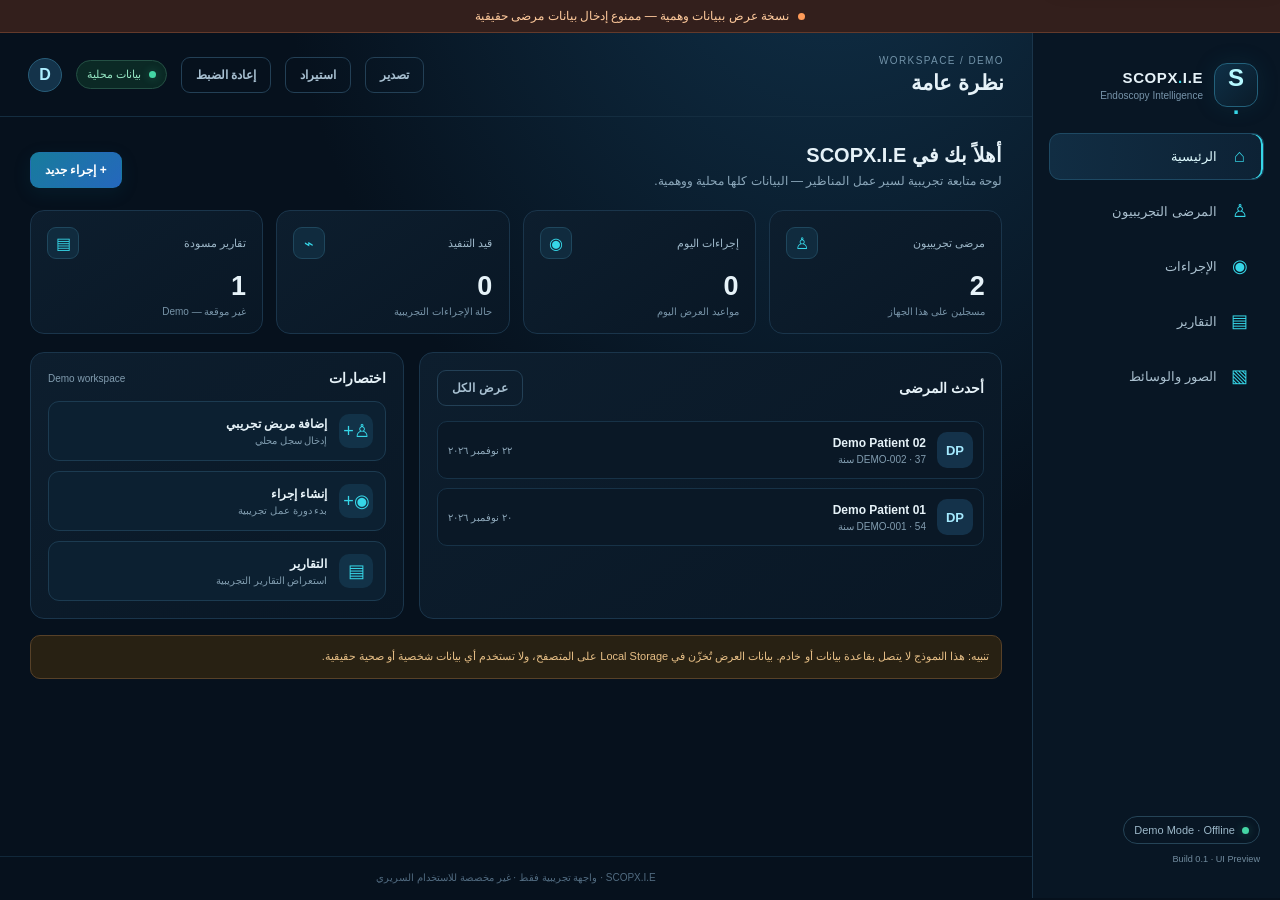
<file: src/SCOPX.Web/index.html>
<!doctype html>
<html lang="ar" dir="rtl">
<head>
  <meta charset="utf-8">
  <meta name="viewport" content="width=device-width, initial-scale=1, viewport-fit=cover">
  <meta name="theme-color" content="#071321">
  <meta name="description" content="SCOPX.I.E responsive endoscopy workflow demo">
  <link rel="manifest" href="manifest.webmanifest">
  <link rel="icon" href="assets/icon.svg" type="image/svg+xml">
  <link rel="stylesheet" href="styles.css">
  <title>SCOPX.I.E — Demo</title>
</head>
<body>
  <a class="skip-link" href="#viewRoot">تخطي إلى المحتوى الرئيسي</a>
  <div class="demo-banner"><span class="dot"></span> نسخة عرض ببيانات وهمية — ممنوع إدخال بيانات مرضى حقيقية</div>
  <div class="app-shell">
    <aside class="sidebar" id="sidebar">
      <div class="brand"><div class="brand-mark">S<span>.</span></div><div><strong>SCOPX<span>.</span>I.E</strong><small>Endoscopy Intelligence</small></div></div>
      <nav aria-label="التنقل الرئيسي">
        <button class="nav-item active" data-view="dashboard" aria-current="page"><span class="nav-icon">⌂</span> الرئيسية</button>
        <button class="nav-item" data-view="patients"><span class="nav-icon">♙</span> المرضى التجريبيون</button>
        <button class="nav-item" data-view="procedures"><span class="nav-icon">◉</span> الإجراءات</button>
        <button class="nav-item" data-view="reports"><span class="nav-icon">▤</span> التقارير</button>
        <button class="nav-item" data-view="media"><span class="nav-icon">▧</span> الصور والوسائط</button>
      </nav>
      <div class="sidebar-bottom"><div class="status-chip"><span class="pulse"></span> Demo Mode · Offline</div><small>Build 0.1 · UI Preview</small></div>
    </aside>
    <main class="main">
      <header class="topbar"><button class="mobile-menu" id="menuToggle" aria-label="القائمة" aria-controls="sidebar" aria-expanded="false">☰</button><div><div class="eyebrow">WORKSPACE / DEMO</div><h1 id="pageTitle">نظرة عامة</h1></div><div class="top-actions"><button class="button ghost" id="exportData" aria-label="تصدير نسخة JSON" title="تصدير نسخة JSON">تصدير</button><button class="button ghost" id="importData" aria-label="استيراد نسخة JSON" title="استيراد نسخة JSON">استيراد</button><button class="button ghost" id="resetDemoData" aria-label="إعادة ضبط بيانات العرض" title="إعادة بيانات العرض إلى الحالة الافتراضية">إعادة الضبط</button><input type="file" id="importFile" accept="application/json,.json" hidden><div class="local-status"><span class="pulse"></span> بيانات محلية</div><div class="avatar">D</div></div></header>
      <section class="content" id="viewRoot" aria-live="polite" tabindex="-1"></section>
      <footer class="footer-note">SCOPX.I.E · واجهة تجريبية فقط · غير مخصصة للاستخدام السريري</footer>
    </main>
  </div>
  <dialog id="patientDialog">
    <form id="patientForm" method="dialog" class="dialog-form">
      <div class="dialog-head"><div><small>ADD DEMO PATIENT</small><h2>إضافة مريض تجريبي</h2></div><button type="button" class="icon-button" id="closePatient">×</button></div>
      <label>الاسم التجريبي<input name="name" required maxlength="80" placeholder="مثال: Demo Patient 03"></label>
      <div class="form-grid"><label>رقم ملف تجريبي<input name="record" maxlength="30" placeholder="DEMO-0003"></label><label>العمر<input name="age" type="number" min="0" max="120" placeholder="—"></label></div>
      <label>ملاحظة للعرض<textarea name="note" maxlength="250" placeholder="لا تكتب أي بيانات طبية أو حقيقية"></textarea></label>
      <div class="dialog-actions"><button type="button" class="button secondary" id="cancelPatient">إلغاء</button><button class="button primary" type="submit">حفظ محلي</button></div>
    </form>
  </dialog>
  <dialog id="procedureDialog">
    <form id="procedureForm" method="dialog" class="dialog-form">
      <div class="dialog-head"><div><small>CREATE DEMO PROCEDURE</small><h2>إجراء تجريبي جديد</h2></div><button type="button" class="icon-button" id="closeProcedure">×</button></div>
      <label>المريض<select name="patientId" required id="procedurePatient"></select></label>
      <label>اسم الإجراء<input name="title" required maxlength="80" placeholder="إجراء تجريبي"></label>
      <label>الطبيب التجريبي<input name="doctor" maxlength="80" placeholder="Demo User"></label>
      <div class="dialog-actions"><button type="button" class="button secondary" id="cancelProcedure">إلغاء</button><button class="button primary" type="submit">إنشاء إجراء</button></div>
    </form>
  </dialog>
  <dialog id="reportDialog">
    <form id="reportForm" class="dialog-form">
      <div class="dialog-head"><div><small>DEMO REPORT EDITOR</small><h2>تعديل التقرير التجريبي</h2></div><button type="button" class="icon-button" id="closeReport">×</button></div>
      <label>عنوان التقرير<input name="title" required maxlength="120"></label>
      <label>المحتوى<textarea name="body" maxlength="4000" rows="8"></textarea></label>
      <label>الحالة<select name="status"><option value="draft">مسودة</option><option value="review">مراجعة</option></select></label>
      <div class="dialog-actions"><button type="button" class="button secondary" id="cancelReport">إلغاء</button><button class="button primary" type="submit">حفظ</button></div>
    </form>
  </dialog>
  <dialog id="mediaDialog">
    <form id="mediaForm" class="dialog-form">
      <div class="dialog-head"><div><small>DEMO MEDIA LIBRARY</small><h2>إضافة صورة تجريبية</h2></div><button type="button" class="icon-button" id="closeMedia">×</button></div>
      <label>الصورة<input name="file" type="file" accept="image/*" required></label>
      <label>الإجراء المرتبط<select name="procedureId" id="mediaProcedure"></select></label>
      <label>عنوان/تعليق<input name="caption" maxlength="100" placeholder="وصف غير طبي"></label>
      <div class="dialog-actions"><button type="button" class="button secondary" id="cancelMedia">إلغاء</button><button class="button primary" type="submit">حفظ محلي</button></div>
    </form>
  </dialog>
  <script src="app.js"></script>
</body>
</html>
</file>
<file: src/SCOPX.Web/styles.css>
:root{color-scheme:dark;--bg:#06111d;--panel:#0b1b2b;--panel2:#0e2234;--line:#1a354b;--muted:#8ca8bb;--text:#e6f2f8;--cyan:#36d6e7;--blue:#4f8dff;--green:#39c89b;--amber:#ffbc65;--danger:#ff7385;font-family:Inter,"Segoe UI",Tahoma,Arial,sans-serif}*{box-sizing:border-box}body{margin:0;background:radial-gradient(ellipse at 65% -20%,#11334c 0,transparent 48%),var(--bg);color:var(--text);min-height:100vh}.demo-banner{display:flex;align-items:center;justify-content:center;gap:9px;background:#331f1c;color:#ffca9c;border-bottom:1px solid #633a2b;padding:9px 12px;font-size:12px;text-align:center}.dot{width:7px;height:7px;border-radius:50%;background:#ff9b59;display:inline-block}.app-shell{min-height:calc(100vh - 35px);display:flex}.sidebar{width:248px;background:#081624;border-left:1px solid var(--line);display:flex;flex-direction:column;padding:22px 16px;flex-shrink:0}.brand{display:flex;align-items:center;gap:11px;padding:8px 6px 26px}.brand-mark{width:44px;height:44px;display:grid;place-items:center;border-radius:13px;background:linear-gradient(135deg,#0e3047,#0a1b29);border:1px solid #23617b;box-shadow:0 0 22px #1f6b8b25;font-size:24px;font-weight:800;color:#b6f9ff}.brand-mark span,.brand strong span{color:var(--cyan)}.brand strong{font-size:15px;letter-spacing:.6px}.brand small{display:block;color:#7794aa;font-size:10px;margin-top:3px;direction:ltr}.sidebar nav{display:grid;gap:7px}.nav-item{border:1px solid transparent;background:none;color:#a9bfce;padding:12px 13px;border-radius:11px;display:flex;align-items:center;gap:12px;text-align:right;cursor:pointer;font-size:13px;transition:.15s}.nav-item:hover{background:#10263a;color:#dceef6}.nav-item.active{background:linear-gradient(90deg,#112d43,#0d2235);border-color:#1e4963;color:#dffbff;box-shadow:inset -2px 0 var(--cyan)}.nav-icon{font-size:18px;color:var(--cyan);width:21px;text-align:center}.sidebar-bottom{margin-top:auto;color:#718b9e;font-size:11px;display:grid;gap:10px;padding:12px 4px}.status-chip{display:inline-flex;align-items:center;gap:7px;border:1px solid #254457;border-radius:20px;padding:7px 10px;width:max-content;color:#9cb8c9}.pulse{display:inline-block;width:7px;height:7px;background:#44d5a4;border-radius:50%;box-shadow:0 0 10px #44d5a455}.main{flex:1;min-width:0;display:flex;flex-direction:column}.topbar{min-height:84px;padding:16px 28px;border-bottom:1px solid #142d40;display:flex;align-items:center;justify-content:space-between;gap:14px}.eyebrow,.dialog-head small{font-size:10px;letter-spacing:1.4px;color:#7293a9;direction:ltr;text-align:right}.topbar h1{margin:5px 0 0;font-size:21px;font-weight:650}.top-actions{display:flex;align-items:center;gap:14px}.local-status{border:1px solid #245044;background:#0b2925;color:#95e6c3;border-radius:20px;padding:7px 10px;font-size:11px;display:flex;gap:8px;align-items:center}.avatar{width:34px;height:34px;border-radius:50%;display:grid;place-items:center;background:#14334a;color:#aeefff;border:1px solid #285d79;font-weight:700}.content{padding:26px 30px;max-width:1440px;width:100%;margin:auto;flex:1}.footer-note{text-align:center;color:#516b80;font-size:10px;padding:15px;border-top:1px solid #11283a}.mobile-menu{display:none;background:none;border:1px solid var(--line);color:var(--cyan);padding:7px 10px;border-radius:8px}.welcome{display:flex;align-items:flex-end;justify-content:space-between;gap:16px;margin-bottom:22px}.welcome h2{font-size:20px;margin:0 0 7px}.welcome p{font-size:12px;color:var(--muted);margin:0}.button{border:1px solid transparent;border-radius:9px;padding:10px 14px;font-size:12px;font-weight:650;cursor:pointer;transition:.15s}.button.primary{background:linear-gradient(135deg,#177c9c,#2567bd);color:white;box-shadow:0 5px 18px #126a8b20}.button.primary:hover{filter:brightness(1.15)}.button.secondary{background:#10263a;border-color:#24445a;color:#c4d9e6}.button.ghost{background:transparent;border-color:#234056;color:#a8c0d1}.stats-grid{display:grid;grid-template-columns:repeat(4,minmax(0,1fr));gap:13px;margin-bottom:18px}.stat-card,.panel,.patient-card,.procedure-card,.report-card{border:1px solid var(--line);background:linear-gradient(145deg,#0d1e2e,#091725);border-radius:14px}.stat-card{padding:16px}.stat-top{display:flex;justify-content:space-between;align-items:center;color:#9db7c8;font-size:11px}.stat-icon{width:32px;height:32px;display:grid;place-items:center;border:1px solid #1f475d;background:#102b3e;border-radius:9px;color:var(--cyan);font-size:16px}.stat-value{font-size:27px;font-weight:700;margin:12px 0 4px;letter-spacing:.3px}.stat-foot{font-size:10px;color:#7793a7}.accent{color:var(--cyan)}.dashboard-grid{display:grid;grid-template-columns:minmax(0,1.4fr) minmax(260px,.9fr);gap:15px}.panel{padding:17px}.panel-head{display:flex;align-items:center;justify-content:space-between;gap:10px;margin-bottom:15px}.panel-head h3{font-size:14px;margin:0}.panel-head small{color:#819caf;font-size:10px}.list{display:grid;gap:9px}.list-row{display:flex;align-items:center;gap:11px;padding:10px;border:1px solid #173247;border-radius:10px;background:#0a1826}.person-mark{width:36px;height:36px;border-radius:10px;background:#14324a;color:#a5eaff;display:grid;place-items:center;font-size:13px;font-weight:700;flex-shrink:0}.list-main{min-width:0;flex:1}.list-main strong{display:block;font-size:12px;white-space:nowrap;overflow:hidden;text-overflow:ellipsis}.list-main small{display:block;color:#819caf;font-size:10px;margin-top:4px}.list-meta{color:#8fa9bb;font-size:10px;white-space:nowrap}.empty-state{border:1px dashed #29475b;border-radius:12px;padding:25px;text-align:center;color:#8aa5b8;font-size:12px}.quick-actions{display:grid;gap:10px}.quick-action{border:1px solid #1c3b51;border-radius:11px;background:#0c2031;padding:12px;display:flex;align-items:center;gap:12px;cursor:pointer;text-align:right;color:var(--text)}.quick-action:hover{border-color:#297a96}.qa-icon{width:34px;height:34px;display:grid;place-items:center;border-radius:10px;background:#123248;color:var(--cyan);font-size:18px}.quick-action strong{display:block;font-size:12px}.quick-action small{display:block;color:#809caf;font-size:10px;margin-top:4px}.page-tools{display:flex;gap:9px;align-items:center;margin-bottom:17px;flex-wrap:wrap}.search{flex:1;min-width:180px;border:1px solid #204056;border-radius:9px;background:#0b1b2a;color:var(--text);padding:10px 12px;font-size:12px;outline:none}.search:focus,input:focus,textarea:focus,select:focus{border-color:#2c98b3;box-shadow:0 0 0 2px #1e7d9820}.cards-grid{display:grid;grid-template-columns:repeat(3,minmax(0,1fr));gap:13px}.patient-card,.procedure-card,.report-card{padding:16px}.card-top{display:flex;align-items:center;gap:11px;margin-bottom:14px}.card-top .person-mark{width:43px;height:43px}.card-top strong{display:block;font-size:13px}.card-top small{display:block;color:#849fb2;font-size:10px;margin-top:4px}.card-info{display:grid;grid-template-columns:1fr 1fr;gap:8px;margin:12px 0}.info-cell{background:#0a1825;border:1px solid #142e40;border-radius:8px;padding:9px}.info-cell small{display:block;color:#7994a8;font-size:9px;margin-bottom:5px}.info-cell span{font-size:11px}.card-actions{display:flex;gap:8px;margin-top:12px}.card-actions .button{flex:1}.tag{font-size:10px;border-radius:20px;padding:5px 8px;border:1px solid #24504a;color:#8be2b6;background:#0b2924;white-space:nowrap}.tag.scheduled{color:#f0c37e;border-color:#5b482b;background:#2a2115}.tag.review{color:#8dd7ee;border-color:#24536b;background:#102938}.tag.completed{color:#8be2b6}.tag.draft{color:#e6bd88;border-color:#56442c;background:#292114}.procedure-title{font-size:13px;margin:3px 0 8px}.procedure-sub{font-size:10px;color:#839eb2}.progress-track{height:5px;border-radius:10px;background:#172e41;margin:12px 0;overflow:hidden}.progress-track i{display:block;height:100%;background:linear-gradient(90deg,#1b9dbc,#4387f3);border-radius:10px}.report-preview{font-size:11px;color:#9ab0c2;line-height:1.7;background:#091724;border:1px solid #173247;border-radius:9px;padding:11px;margin-top:10px;min-height:55px}.dialog-form{min-width:min(480px,calc(100vw - 32px));max-width:540px;padding:22px;background:#0b1b2a;color:var(--text);display:grid;gap:14px}.dialog-head{display:flex;justify-content:space-between;align-items:center}.dialog-head h2{font-size:18px;margin:6px 0 0}.icon-button{background:#12283a;border:1px solid #24465c;color:#a8c5d6;border-radius:8px;width:34px;height:34px;font-size:20px;cursor:pointer}.dialog-form label{font-size:11px;color:#a8c0d1;display:grid;gap:7px}.dialog-form input,.dialog-form textarea,.dialog-form select{width:100%;background:#071522;border:1px solid #1e3c51;border-radius:8px;padding:10px;color:var(--text);font-size:12px;outline:none}.dialog-form textarea{min-height:72px;resize:vertical}.form-grid{display:grid;grid-template-columns:1fr 1fr;gap:10px}.dialog-actions{display:flex;justify-content:flex-start;gap:9px;margin-top:5px}.dialog-actions .button{min-width:100px}dialog{padding:0;border:1px solid #24445a;border-radius:15px;background:#0b1b2a;box-shadow:0 25px 80px #0009}dialog::backdrop{background:#020911c9;backdrop-filter:blur(3px)}.alert-box{border:1px solid #574128;background:#282113;color:#e7bf86;padding:12px;border-radius:10px;font-size:11px;margin-bottom:16px;line-height:1.6}.settings-inline{display:flex;align-items:center;justify-content:space-between;gap:12px;padding:12px;border:1px solid #1c3a50;border-radius:10px;margin-top:14px;color:#8faabd;font-size:11px}
@media(max-width:1100px){.stats-grid{grid-template-columns:repeat(2,minmax(0,1fr))}.cards-grid{grid-template-columns:repeat(2,minmax(0,1fr))}.content{padding:22px}}
@media(max-width:760px){.app-shell{display:block}.sidebar{position:fixed;z-index:20;right:0;top:0;bottom:0;width:255px;transform:translateX(110%);transition:transform .2s;box-shadow:-20px 0 40px #0005}.sidebar.open{transform:translateX(0)}.mobile-menu{display:block}.topbar{padding:13px 15px;min-height:72px}.topbar h1{font-size:18px}.local-status{font-size:0;padding:8px}.local-status .pulse{margin:0}.avatar{width:30px;height:30px}.content{padding:18px 14px}.welcome{align-items:flex-start;flex-direction:column}.welcome h2{font-size:18px}.stats-grid{gap:9px}.stat-card{padding:12px}.stat-value{font-size:23px}.dashboard-grid{grid-template-columns:1fr}.cards-grid{grid-template-columns:1fr}.page-tools{display:grid;grid-template-columns:1fr}.page-tools .button{width:100%}.dialog-form{min-width:calc(100vw - 28px);padding:17px}.form-grid{grid-template-columns:1fr}.footer-note{padding:12px}}

.media-grid{display:grid;grid-template-columns:repeat(3,minmax(0,1fr));gap:12px}.media-card{overflow:hidden;border:1px solid var(--line);border-radius:12px;background:var(--panel)}.media-card img{width:100%;aspect-ratio:4/3;object-fit:contain;background:#04101b}.media-card .media-caption{padding:10px;color:var(--muted);font-size:11px}.media-card .media-caption strong{display:block;color:var(--text);margin-bottom:4px}.report-preview{white-space:pre-wrap;overflow-wrap:anywhere}
@media(max-width:760px){.media-grid{grid-template-columns:1fr 1fr}.top-actions{gap:5px}.top-actions .button{padding:8px 9px;font-size:10px}}
.skip-link{position:fixed;top:8px;right:8px;z-index:1000;transform:translateY(-160%);background:#e6f2f8;color:#06111d;padding:12px 16px;border-radius:9px;font-weight:700;text-decoration:none;box-shadow:0 4px 18px #0008}.skip-link:focus{transform:translateY(0);outline:3px solid var(--cyan);outline-offset:3px}
.nav-item:focus-visible,.button:focus-visible,.mobile-menu:focus-visible,.quick-action:focus-visible{outline:3px solid var(--cyan);outline-offset:2px}
</file>
